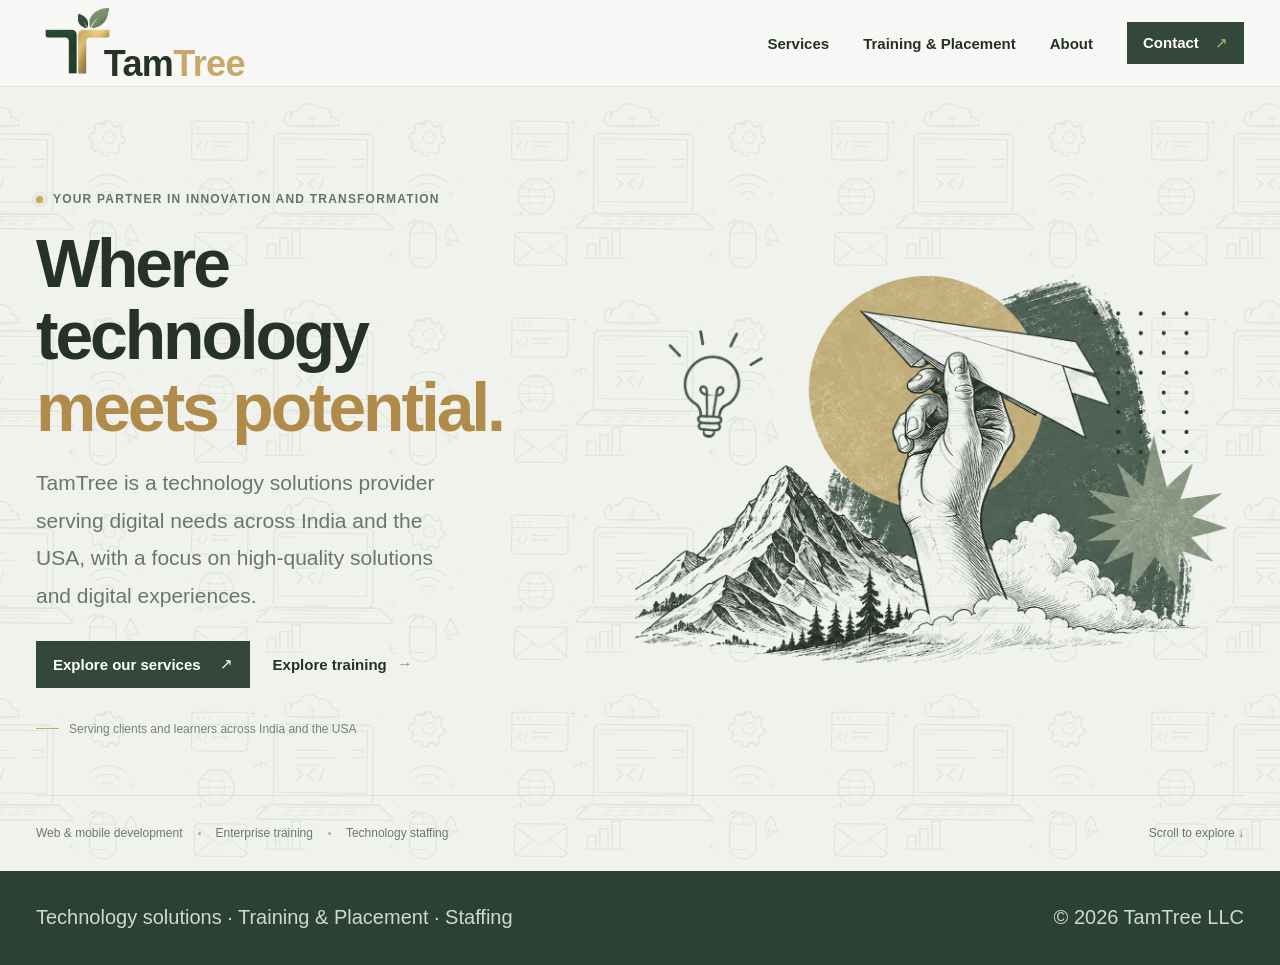
<file: index.html>
<!doctype html>
<html lang="en">

<head>
  <meta charset="UTF-8" />
  <meta name="viewport" content="width=device-width, initial-scale=1.0" />
  <meta name="theme-color" content="#f7f8f5" />
  <meta name="description" content="Discover TamTree's technology solutions, training and staffing services." />
  <title>Home | TamTree</title>
  <link rel="stylesheet" href="css/styles.css" />
  <script src="js/script.js" defer></script>
</head>

<body>
  <header class="site-header">
    <div class="container nav-wrap">
      <a class="brand" href="index.html" aria-label="TamTree home"><img class="brand-logo"
          src="assets/brand/Forest Green and Gold Botanical Emblem.png"
          alt="TamTree botanical emblem logo" /><span>Tam<span class="brand-tree">Tree</span></span></a>
      <button class="menu-toggle" type="button" aria-expanded="false" aria-controls="primary-nav"
        aria-label="Open navigation"><span></span><span></span></button>
      <nav class="primary-nav" id="primary-nav" aria-label="Main navigation">
        <a href="services.html">Services</a>
        <a href="training-placement.html">Training &amp; Placement</a>
        <a href="about.html">About</a>
        <a class="nav-contact" href="contact.html">Contact <span aria-hidden="true">↗</span></a>
      </nav>
    </div>
  </header>
  <main class="home-main">
    <section class="hero" id="home">
      <div class="container hero-layout">
        <div class="hero-copy">
          <p class="eyebrow"><span class="eyebrow-dot"></span> Your partner in innovation and transformation</p>
          <h1>Where technology<br /><span>meets potential.</span></h1>
          <p class="hero-intro">TamTree is a technology solutions provider serving digital needs across India and the
            USA, with a focus on high-quality solutions and digital experiences.</p>
          <div class="hero-actions"><a class="button button-dark" href="services.html">Explore our services <span
                aria-hidden="true">↗</span></a><a class="text-link" href="training-placement.html">Explore training
              <span aria-hidden="true">→</span></a></div>
          <p class="hero-note"><span></span> Serving clients and learners across India and the USA</p>
        </div>
        <div class="hero-art"><img class="hero-illustration" src="assets/illustrations/Paper Airplane of Ideas.png"
            alt="Paper airplane illustration representing ideas and innovation." /></div>
      </div>
      <div class="container hero-footer"><span>Web &amp; mobile development</span><i></i><span>Enterprise
          training</span><i></i><span>Technology staffing</span><a href="services.html">Scroll to explore ↓</a></div>
    </section>
  </main>
  <footer class="site-footer">
    <div class="container footer-inner">
      <p>Technology solutions · Training &amp; Placement · Staffing</p><span>© <span id="year">2026</span> TamTree
        LLC</span>
    </div>
  </footer>
</body>

</html>
</file>
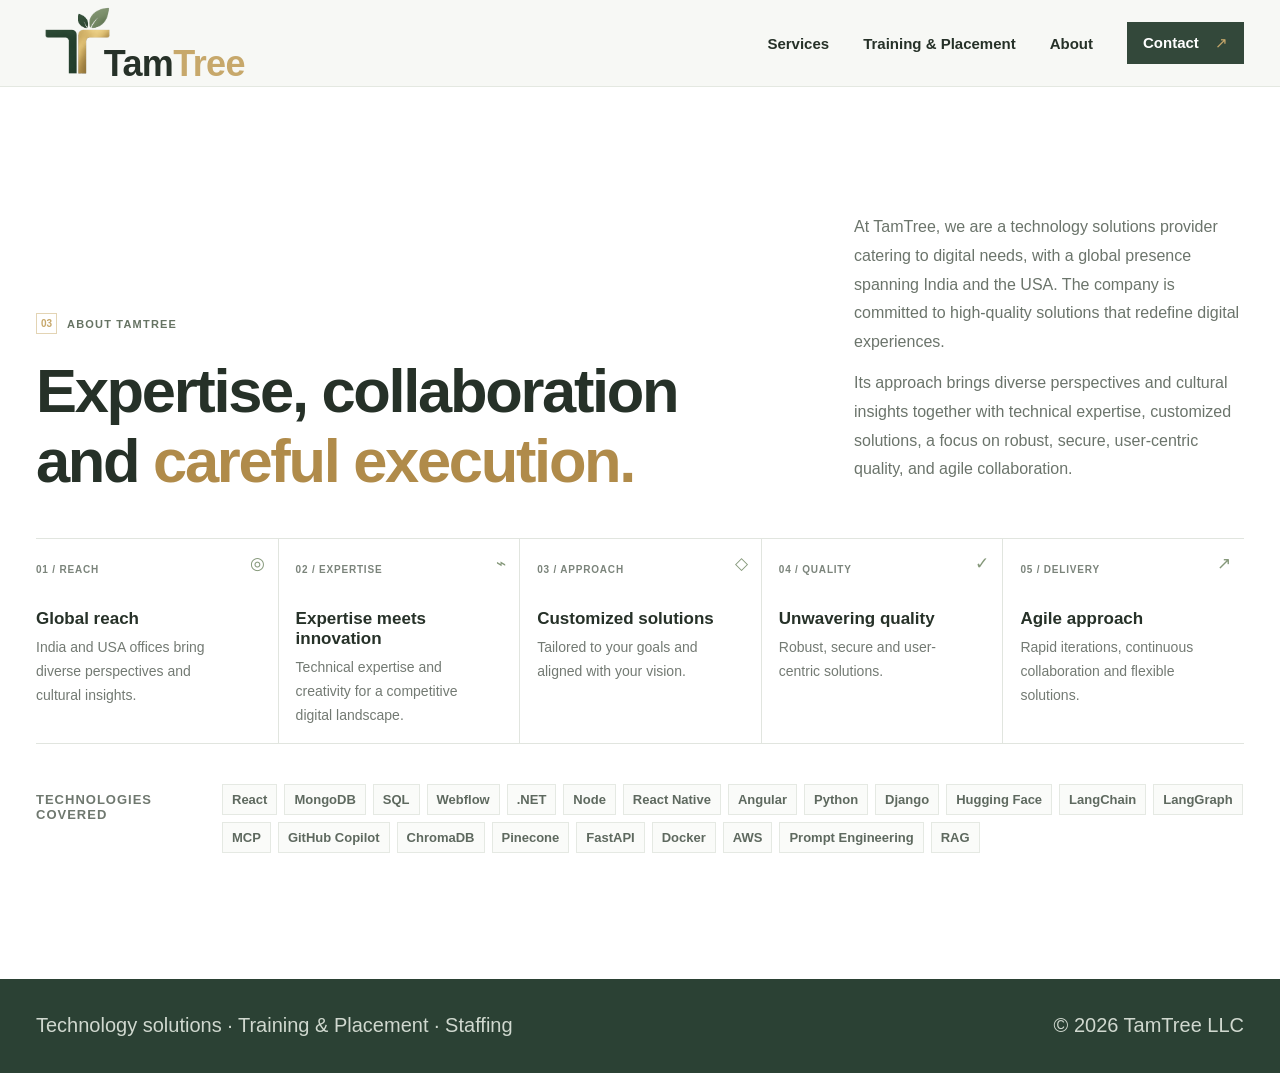
<file: about.html>
<!doctype html>
<html lang="en">
  <head>
    <meta charset="UTF-8" />
    <meta name="viewport" content="width=device-width, initial-scale=1.0" />
    <meta name="theme-color" content="#f7f8f5" />
    <meta name="description" content="Learn about TamTree, a technology solutions provider serving clients across India and the USA." />
    <title>About | TamTree</title>
    <link rel="stylesheet" href="css/styles.css" />
    <script src="js/script.js" defer></script>
  </head>
  <body>
    <header class="site-header">
      <div class="container nav-wrap">
        <a class="brand" href="index.html" aria-label="TamTree home"><img class="brand-logo" src="assets/brand/Forest Green and Gold Botanical Emblem.png" alt="TamTree botanical emblem logo" /><span>Tam<span class="brand-tree">Tree</span></span></a>
        <button class="menu-toggle" type="button" aria-expanded="false" aria-controls="primary-nav" aria-label="Open navigation"><span></span><span></span></button>
        <nav class="primary-nav" id="primary-nav" aria-label="Main navigation">
          <a href="services.html">Services</a>
          <a href="training-placement.html">Training &amp; Placement</a>
          <a href="about.html">About</a>
          <a class="nav-contact" href="contact.html">Contact <span aria-hidden="true">↗</span></a>
        </nav>
      </div>
    </header>
    <main>
      <section class="section about-section" id="about">
        <div class="container">
          <div class="section-heading-row about-heading">
            <div><p class="eyebrow"><span class="section-number">03</span> About TamTree</p><h2>Expertise, collaboration<br />and <em>careful execution.</em></h2></div>
            <div class="about-copy">
              <p>At TamTree, we are a technology solutions provider catering to digital needs, with a global presence spanning India and the USA. The company is committed to high-quality solutions that redefine digital experiences.</p>
              <p>Its approach brings diverse perspectives and cultural insights together with technical expertise, customized solutions, a focus on robust, secure, user-centric quality, and agile collaboration.</p>
            </div>
          </div>
          <div class="principles-grid">
            <article class="principle"><span>01 / REACH</span><i>◎</i><h3>Global reach</h3><p>India and USA offices bring diverse perspectives and cultural insights.</p></article>
            <article class="principle"><span>02 / EXPERTISE</span><i>⌁</i><h3>Expertise meets innovation</h3><p>Technical expertise and creativity for a competitive digital landscape.</p></article>
            <article class="principle"><span>03 / APPROACH</span><i>◇</i><h3>Customized solutions</h3><p>Tailored to your goals and aligned with your vision.</p></article>
            <article class="principle"><span>04 / QUALITY</span><i>✓</i><h3>Unwavering quality</h3><p>Robust, secure and user-centric solutions.</p></article>
            <article class="principle"><span>05 / DELIVERY</span><i>↗</i><h3>Agile approach</h3><p>Rapid iterations, continuous collaboration and flexible solutions.</p></article>
          </div>
          <div class="technology-row"><span class="technology-label">TECHNOLOGIES COVERED</span><div class="technology-chips"><span>React</span><span>MongoDB</span><span>SQL</span><span>Webflow</span><span>.NET</span><span>Node</span><span>React Native</span><span>Angular</span><span>Python</span><span>Django</span><span>Hugging Face</span><span>LangChain</span><span>LangGraph</span><span>MCP</span><span>GitHub Copilot</span><span>ChromaDB</span><span>Pinecone</span><span>FastAPI</span><span>Docker</span><span>AWS</span><span>Prompt Engineering</span><span>RAG</span></div></div>
        </div>
      </section>
    </main>
    <footer class="site-footer"><div class="container footer-inner"><p>Technology solutions · Training &amp; Placement · Staffing</p><span>© <span id="year">2026</span> TamTree LLC</span></div></footer>
  </body>
</html>
</file>
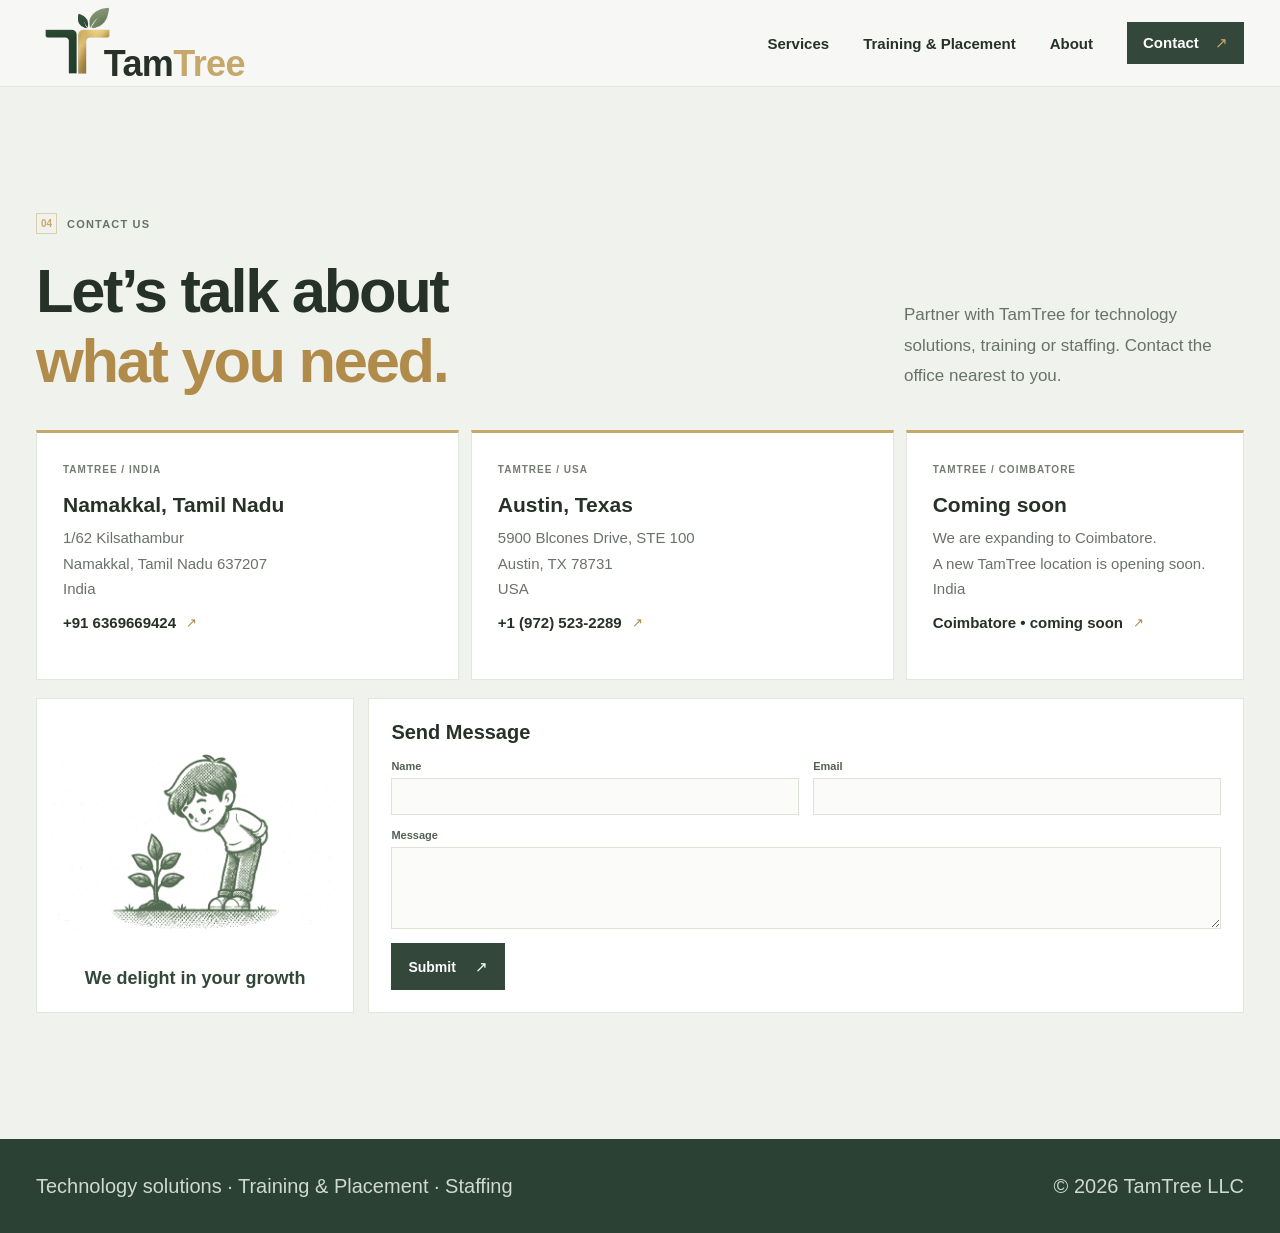
<file: contact.html>
<!doctype html>
<html lang="en">
  <head>
    <meta charset="UTF-8" />
    <meta name="viewport" content="width=device-width, initial-scale=1.0" />
    <meta name="theme-color" content="#f7f8f5" />
    <meta name="description" content="Contact TamTree about technology solutions, training or staffing." />
    <title>Contact | TamTree</title>
    <link rel="stylesheet" href="css/styles.css" />
    <script src="js/script.js" defer></script>
  </head>
  <body>
    <header class="site-header">
      <div class="container nav-wrap">
        <a class="brand" href="index.html" aria-label="TamTree home"><img class="brand-logo" src="assets/brand/Forest Green and Gold Botanical Emblem.png" alt="TamTree botanical emblem logo" /><span>Tam<span class="brand-tree">Tree</span></span></a>
        <button class="menu-toggle" type="button" aria-expanded="false" aria-controls="primary-nav" aria-label="Open navigation"><span></span><span></span></button>
        <nav class="primary-nav" id="primary-nav" aria-label="Main navigation">
          <a href="services.html">Services</a>
          <a href="training-placement.html">Training &amp; Placement</a>
          <a href="about.html">About</a>
          <a class="nav-contact" href="contact.html">Contact <span aria-hidden="true">↗</span></a>
        </nav>
      </div>
    </header>
    <main>
      <section class="contact-section contact-page-section section" id="contact">
        <div class="container">
          <div class="contact-heading"><div><p class="eyebrow"><span class="section-number">04</span> Contact us</p><h2>Let’s talk about<br /><em>what you need.</em></h2></div><p>Partner with TamTree for technology solutions, training or staffing. Contact the office nearest to you.</p></div>
          <div class="contact-grid">
            <article class="contact-card"><span class="contact-kicker">TAMTREE / INDIA</span><h3>Namakkal, Tamil Nadu</h3><p>1/62 Kilsathambur<br />Namakkal, Tamil Nadu 637207<br />India</p><a href="tel:+916369669424">+91 6369669424 <span>↗</span></a></article>
            <article class="contact-card"><span class="contact-kicker">TAMTREE / USA</span><h3>Austin, Texas</h3><p>5900 Blcones Drive, STE 100<br />Austin, TX 78731<br />USA</p><a href="tel:+19725232289">+1 (972) 523-2289 <span>↗</span></a></article>
            <article class="contact-card"><span class="contact-kicker">TAMTREE / COIMBATORE</span><h3>Coming soon</h3><p>We are expanding to Coimbatore.<br />A new TamTree location is opening soon.<br />India</p><a href="#contact">Coimbatore • coming soon <span>↗</span></a></article>
          </div>
          <div class="contact-lower">
            <div class="growth-card"><img src="assets/images/growth-animation.gif" alt="Animated sage-green illustration of a person watering a young plant." /><p>We delight in your growth</p></div>
            <form class="contact-form" id="contact-form">
              <h3>Send Message</h3>
              <div class="form-fields"><label>Name<input name="name" autocomplete="name" required /></label><label>Email<input name="email" type="email" autocomplete="email" required /></label><label class="message-field">Message<textarea name="message" rows="3" required></textarea></label></div>
              <div class="form-submit-row"><button class="button button-dark" type="submit">Submit <span aria-hidden="true">↗</span></button><p class="form-note" id="form-note"></p></div>
            </form>
          </div>
        </div>
      </section>
    </main>
    <footer class="site-footer"><div class="container footer-inner"><p>Technology solutions · Training &amp; Placement · Staffing</p><span>© <span id="year">2026</span> TamTree LLC</span></div></footer>
  </body>
</html>
</file>
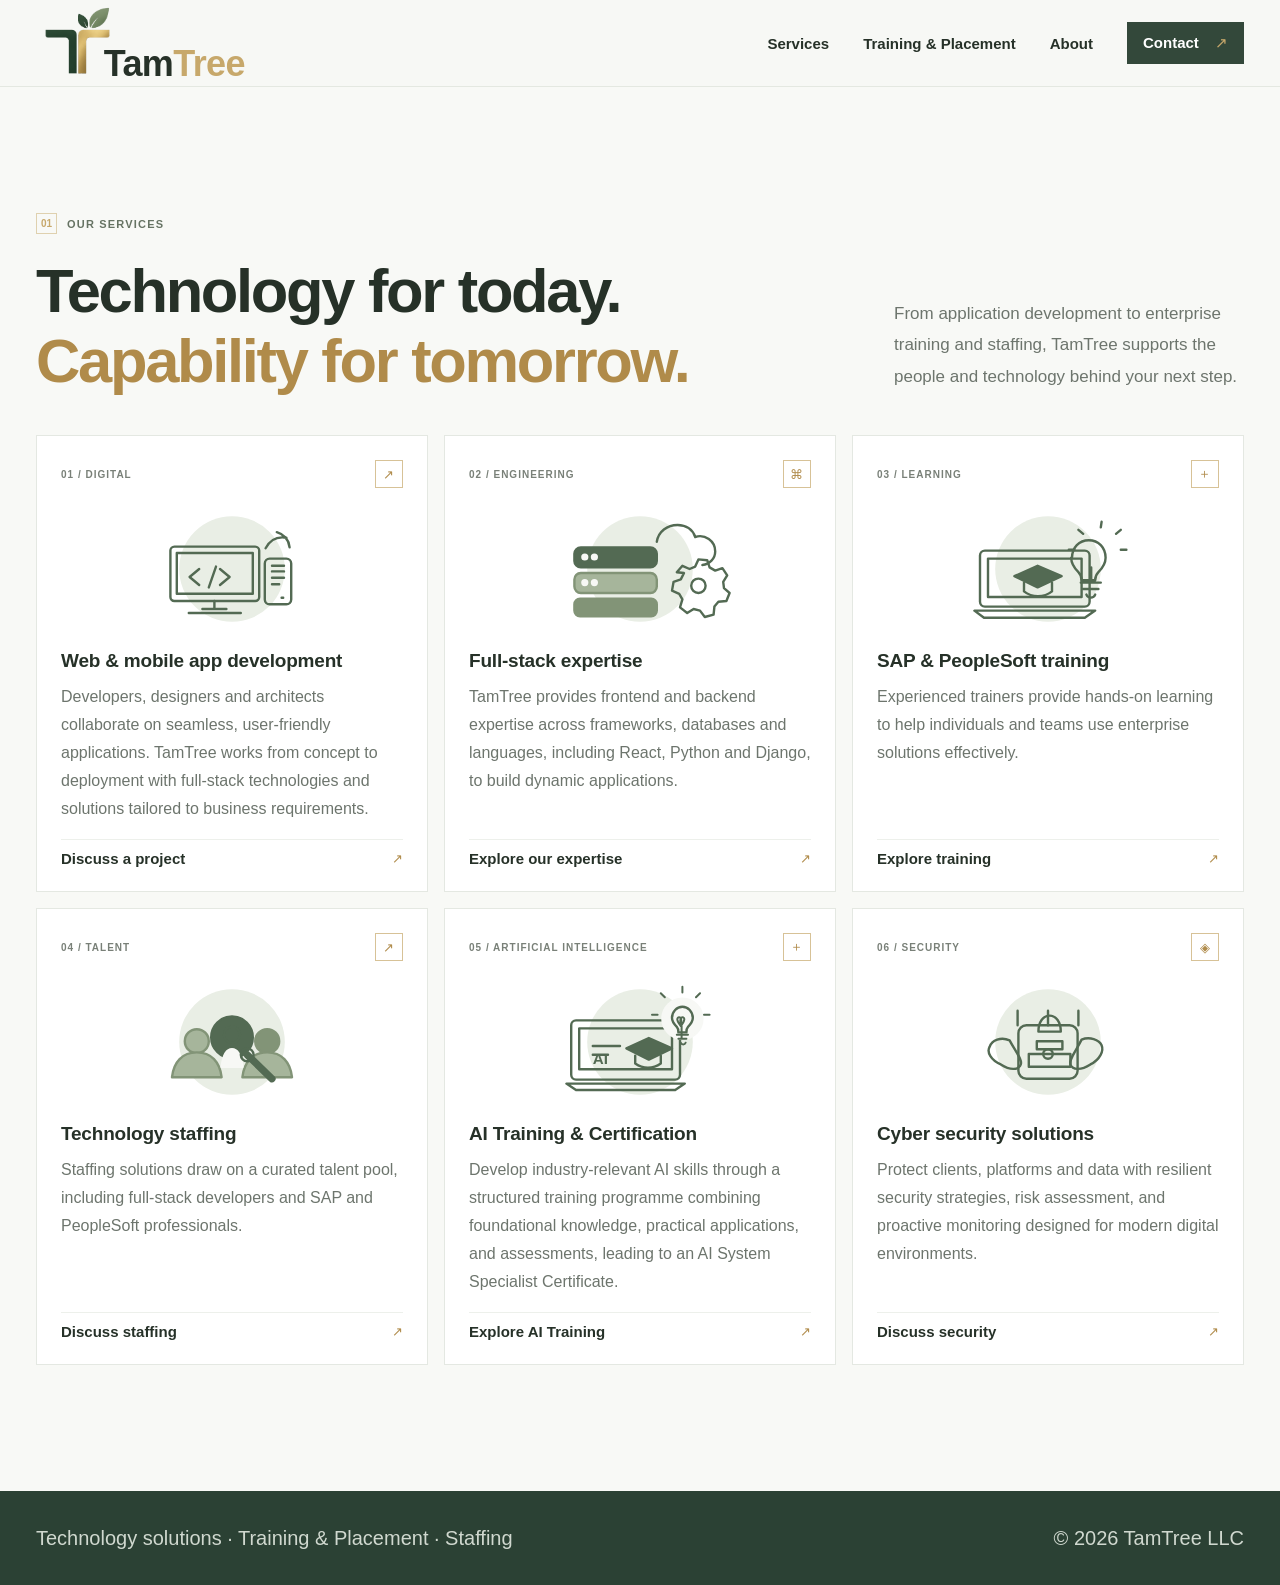
<file: services.html>
<!doctype html>
<html lang="en">
  <head>
    <meta charset="UTF-8" />
    <meta name="viewport" content="width=device-width, initial-scale=1.0" />
    <meta name="theme-color" content="#f7f8f5" />
    <meta name="description" content="Explore TamTree's web, mobile, full-stack, staffing, AI and cybersecurity services." />
    <title>Services | TamTree</title>
    <link rel="stylesheet" href="css/styles.css" />
    <script src="js/script.js" defer></script>
  </head>
  <body>
    <header class="site-header">
      <div class="container nav-wrap">
        <a class="brand" href="index.html" aria-label="TamTree home"><img class="brand-logo" src="assets/brand/Forest Green and Gold Botanical Emblem.png" alt="TamTree botanical emblem logo" /><span>Tam<span class="brand-tree">Tree</span></span></a>
        <button class="menu-toggle" type="button" aria-expanded="false" aria-controls="primary-nav" aria-label="Open navigation"><span></span><span></span></button>
        <nav class="primary-nav" id="primary-nav" aria-label="Main navigation">
          <a href="services.html">Services</a>
          <a href="training-placement.html">Training &amp; Placement</a>
          <a href="about.html">About</a>
          <a class="nav-contact" href="contact.html">Contact <span aria-hidden="true">↗</span></a>
        </nav>
      </div>
    </header>
    <main>
      <section class="section services-section" id="services">
        <div class="container">
          <div class="section-heading-row">
            <div><p class="eyebrow"><span class="section-number">01</span> Our services</p><h2>Technology for today.<br /><em>Capability for tomorrow.</em></h2></div>
            <p class="section-intro">From application development to enterprise training and staffing, TamTree supports the people and technology behind your next step.</p>
          </div>
          <div class="service-grid">
            <article class="service-card">
              <div class="service-meta"><span>01 / DIGITAL</span><span class="service-icon">↗</span></div>
              <div class="service-art" aria-hidden="true"><svg class="service-doodle" viewBox="0 0 240 150"><circle class="doodle-halo" cx="120" cy="75" r="66"/><g class="doodle-stroke"><rect x="43" y="47" width="111" height="68" rx="5"/><path d="M51 55h95v51H51zm32 70h30m-15-10v10m-32 5h65"/><path d="m79 75-12 10 12 10m26-20 12 10-12 10m-5-23-9 26"/><rect x="161" y="62" width="33" height="57" rx="6"/><path d="M170 71h15m-15 7h15m-15 8h15m-15 8h9m3 17h2"/><path d="M162 49c6-11 15-15 26-13m-12-7c10 3 15 10 16 19"/></g></svg></div>
              <h3>Web &amp; mobile app development</h3><p>Developers, designers and architects collaborate on seamless, user-friendly applications. TamTree works from concept to deployment with full-stack technologies and solutions tailored to business requirements.</p><a class="service-link" href="contact.html">Discuss a project <span>↗</span></a>
            </article>
            <article class="service-card">
              <div class="service-meta"><span>02 / ENGINEERING</span><span class="service-icon">⌘</span></div>
              <div class="service-art" aria-hidden="true"><svg class="service-doodle" viewBox="0 0 240 150"><circle class="doodle-halo" cx="120" cy="75" r="66"/><g class="doodle-stroke"><path d="M141 41c2-13 13-21 26-21 11 0 19 6 22 15 12-4 25 5 25 18 0 9-7 16-16 17"/><rect class="doodle-fill" x="38" y="48" width="103" height="25" rx="8"/><rect class="doodle-fill-light" x="38" y="80" width="103" height="25" rx="8"/><rect class="doodle-fill-mid" x="38" y="112" width="103" height="22" rx="7"/><circle class="doodle-paper" cx="51" cy="60" r="3"/><circle class="doodle-paper" cx="63" cy="60" r="3"/><circle class="doodle-paper" cx="51" cy="92" r="3"/><circle class="doodle-paper" cx="63" cy="92" r="3"/><path d="m166 79 7-8 9 4 7-3 4-9 11 1 3 9 7 4 9-3 6 9-5 8 1 8 7 6-4 10-10 1-5 6-1 10-11 3-6-8-8-2-8 5-9-7 3-10-4-7-9-4 2-11 9-3 4-8z"/><circle cx="193" cy="96" r="9"/></g></svg></div>
              <h3>Full-stack expertise</h3><p>TamTree provides frontend and backend expertise across frameworks, databases and languages, including React, Python and Django, to build dynamic applications.</p><a class="service-link" href="contact.html">Explore our expertise <span>↗</span></a>
            </article>
            <article class="service-card">
              <div class="service-meta"><span>03 / LEARNING</span><span class="service-icon">＋</span></div>
              <div class="service-art" aria-hidden="true"><svg class="service-doodle" viewBox="0 0 240 150"><circle class="doodle-halo" cx="120" cy="75" r="66"/><g class="doodle-stroke"><rect x="35" y="52" width="137" height="70" rx="6"/><path d="M45 62h117v48H45zm-17 65h151l-13 9H40z"/><path class="doodle-cap" d="m78 84 29-13 30 13-30 14z"/><path d="M90 92v11c10 8 25 8 35 0V92m25-31c0-13 9-22 21-22s21 9 21 22c0 8-4 13-9 18-3 3-4 6-4 10h-17c0-4-1-7-4-10-5-5-9-10-9-18zm11 31h25m-22 8h19m-15 7c2 5 9 5 11 0m-5-34v19"/><path d="m186 23 1-7m18 15 6-5m-47 5-6-5m53 25h7m-65 0h-7"/></g></svg></div>
              <h3>SAP &amp; PeopleSoft training</h3><p>Experienced trainers provide hands-on learning to help individuals and teams use enterprise solutions effectively.</p><a class="service-link" href="training-placement.html">Explore training <span>↗</span></a>
            </article>
            <article class="service-card">
              <div class="service-meta"><span>04 / TALENT</span><span class="service-icon">↗</span></div>
              <div class="service-art" aria-hidden="true"><svg class="service-doodle" viewBox="0 0 240 150"><circle class="doodle-halo" cx="120" cy="75" r="66"/><g class="doodle-stroke"><circle class="doodle-fill-light" cx="76" cy="74" r="15"/><circle class="doodle-fill-mid" cx="164" cy="74" r="15"/><path class="doodle-fill-light" d="M45 119c2-19 13-31 31-31s29 12 31 31zm88 0c2-19 13-31 31-31s29 12 31 31z"/><circle class="doodle-fill" cx="120" cy="69" r="26"/><path class="doodle-paper" d="M107 106c2-15 6-22 13-22s11 7 13 22z"/><circle cx="120" cy="66" r="10"/><path d="M139 91 170 121" stroke-width="9"/><circle cx="139" cy="91" r="8"/></g></svg></div>
              <h3>Technology staffing</h3><p>Staffing solutions draw on a curated talent pool, including full-stack developers and SAP and PeopleSoft professionals.</p><a class="service-link" href="contact.html">Discuss staffing <span>↗</span></a>
            </article>
            <article class="service-card service-card-ai">
              <div class="service-meta"><span>05 / ARTIFICIAL INTELLIGENCE</span><span class="service-icon">＋</span></div>
              <div class="service-art" aria-hidden="true"><svg class="service-doodle" viewBox="0 0 240 150"><circle class="doodle-halo" cx="120" cy="75" r="66"/><g class="doodle-stroke"><rect x="34" y="48" width="136" height="74" rx="6"/><path d="M44 58h116v51H44zm-16 69h148l-12 8H40z"/><path d="M61 80h34m-34 11h19"/><text x="61" y="103" fill="#536a53" stroke="none" font-size="19" font-family="Arial, sans-serif" font-weight="700">AI</text><path class="doodle-cap" d="m103 83 28-13 29 13-29 14z"/><path d="M114 92v10c10 7 22 7 32 0V92"/><circle class="doodle-paper" cx="173" cy="46" r="25"/><path d="M160 45c0-8 6-14 13-14s13 6 13 14c0 5-3 8-6 11-2 2-2 4-2 7h-10c0-3 0-5-2-7-3-3-6-6-6-11Z" fill="#f7f8f5"/><path d="M166 66h14m-12 5h10m-7 5c1 3 5 3 6 0m-5-21v16m-1-16c-6-7-5-11-2-11s3 5 2 11m0 0c6-7 5-11 2-11s-3 5-2 11M173 13v-7m17 13 5-5m-44 5-5-5m54 27h7m-65 0h-7" stroke-width="2.5"/></g></svg></div>
              <h3>AI Training &amp; Certification</h3><p>Develop industry-relevant AI skills through a structured training programme combining foundational knowledge, practical applications, and assessments, leading to an AI System Specialist Certificate.</p><a class="service-link" href="training-placement.html">Explore AI Training <span>↗</span></a>
            </article>
            <article class="service-card">
              <div class="service-meta"><span>06 / SECURITY</span><span class="service-icon">◈</span></div>
              <div class="service-art" aria-hidden="true"><svg class="service-doodle" viewBox="0 0 240 150"><circle class="doodle-halo" cx="120" cy="75" r="66"/><g class="doodle-stroke"><path d="M120 36v18m38-18v18m-76-18v18"/><rect x="83" y="54" width="74" height="67" rx="10"/><path d="M96 90h52v16H96zm10-16h32v10H106zm2-12h28c0-12-6-20-14-20s-14 8-14 20z"/><path d="M162 72c10-4 22 0 25 7 3 7-2 18-14 24-11 7-22 8-25 0-2-6 6-15 14-31z"/><path d="M72 73c-11-5-22 0-25 8-4 7 2 17 14 22 11 7 22 8 25 0 2-6-6-15-14-30z"/><circle cx="120" cy="90" r="6"/></g></svg></div>
              <h3>Cyber security solutions</h3><p>Protect clients, platforms and data with resilient security strategies, risk assessment, and proactive monitoring designed for modern digital environments.</p><a class="service-link" href="contact.html">Discuss security <span>↗</span></a>
            </article>
          </div>
        </div>
      </section>
    </main>
    <footer class="site-footer"><div class="container footer-inner"><p>Technology solutions · Training &amp; Placement · Staffing</p><span>© <span id="year">2026</span> TamTree LLC</span></div></footer>
  </body>
</html>
</file>
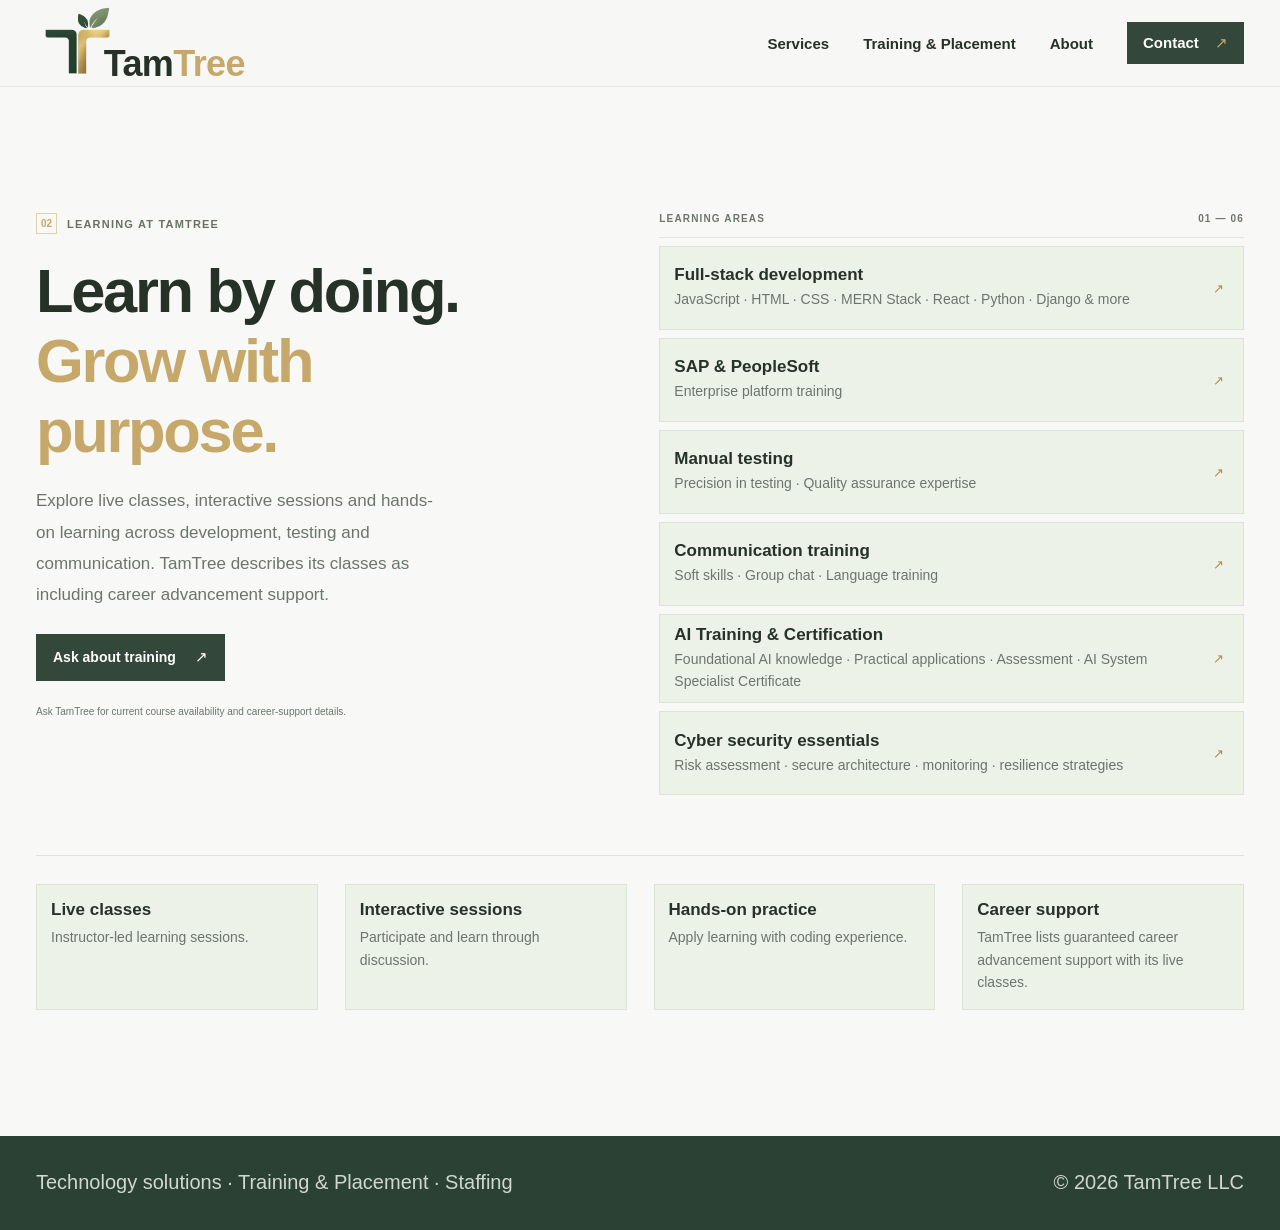
<file: training-placement.html>
<!doctype html>
<html lang="en">
  <head>
    <meta charset="UTF-8" />
    <meta name="viewport" content="width=device-width, initial-scale=1.0" />
    <meta name="theme-color" content="#f7f8f5" />
    <meta name="description" content="Explore TamTree training in development, enterprise platforms, testing, communication, AI and cybersecurity." />
    <title>Training &amp; Placement | TamTree</title>
    <link rel="stylesheet" href="css/styles.css" />
    <script src="js/script.js" defer></script>
  </head>
  <body>
    <header class="site-header">
      <div class="container nav-wrap">
        <a class="brand" href="index.html" aria-label="TamTree home"><img class="brand-logo" src="assets/brand/Forest Green and Gold Botanical Emblem.png" alt="TamTree botanical emblem logo" /><span>Tam<span class="brand-tree">Tree</span></span></a>
        <button class="menu-toggle" type="button" aria-expanded="false" aria-controls="primary-nav" aria-label="Open navigation"><span></span><span></span></button>
        <nav class="primary-nav" id="primary-nav" aria-label="Main navigation">
          <a href="services.html">Services</a>
          <a href="training-placement.html">Training &amp; Placement</a>
          <a href="about.html">About</a>
          <a class="nav-contact" href="contact.html">Contact <span aria-hidden="true">↗</span></a>
        </nav>
      </div>
    </header>
    <main class="training-main">
      <section class="training-section training-page-section section" id="training">
        <div class="container training-layout">
          <div class="training-copy">
            <p class="eyebrow"><span class="section-number">02</span> Learning at TamTree</p>
            <h2>Learn by doing.<br /><em>Grow with purpose.</em></h2>
            <p>Explore live classes, interactive sessions and hands-on learning across development, testing and communication. TamTree describes its classes as including career advancement support.</p>
            <a class="button button-dark" href="contact.html">Ask about training <span aria-hidden="true">↗</span></a>
            <p class="training-note">Ask TamTree for current course availability and career-support details.</p>
          </div>
          <div class="course-list">
            <div class="course-list-heading"><span>LEARNING AREAS</span><span>01 — 06</span></div>
            <article class="course-row"><span>01</span><div><h3>Full-stack development</h3><p>JavaScript · HTML · CSS · MERN Stack · React · Python · Django &amp; more</p></div><span class="course-arrow">↗</span></article>
            <article class="course-row"><span>02</span><div><h3>SAP &amp; PeopleSoft</h3><p>Enterprise platform training</p></div><span class="course-arrow">↗</span></article>
            <article class="course-row"><span>03</span><div><h3>Manual testing</h3><p>Precision in testing · Quality assurance expertise</p></div><span class="course-arrow">↗</span></article>
            <article class="course-row"><span>04</span><div><h3>Communication training</h3><p>Soft skills · Group chat · Language training</p></div><span class="course-arrow">↗</span></article>
            <article class="course-row"><span>05</span><div><h3>AI Training &amp; Certification</h3><p>Foundational AI knowledge · Practical applications · Assessment · AI System Specialist Certificate</p></div><span class="course-arrow">↗</span></article>
            <article class="course-row"><span>06</span><div><h3>Cyber security essentials</h3><p>Risk assessment · secure architecture · monitoring · resilience strategies</p></div><span class="course-arrow">↗</span></article>
          </div>
        </div>
        <div class="container learning-benefits" aria-label="Training features">
          <article><span>01</span><h3>Live classes</h3><p>Instructor-led learning sessions.</p></article>
          <article><span>02</span><h3>Interactive sessions</h3><p>Participate and learn through discussion.</p></article>
          <article><span>03</span><h3>Hands-on practice</h3><p>Apply learning with coding experience.</p></article>
          <article><span>04</span><h3>Career support</h3><p>TamTree lists guaranteed career advancement support with its live classes.</p></article>
        </div>
      </section>
    </main>
    <footer class="site-footer"><div class="container footer-inner"><p>Technology solutions · Training &amp; Placement · Staffing</p><span>© <span id="year">2026</span> TamTree LLC</span></div></footer>
  </body>
</html>
</file>
<file: css/styles.css>
:root {
  font-family: 'DM Sans', 'Segoe UI', sans-serif;
  color: #263128;
  background: #f7f8f5;
  font-synthesis: none;
  text-rendering: optimizeLegibility;
  --ink: #263128;
  --forest: #33483a;
  --sage: #829477;
  --sage-pale: #e9eee5;
  --paper: #f7f8f5;
  --muted: #6c756c;
  --line: #e1e5df;
  --gold: #c7a86b;
  --gold-deep: #b08b4a;
  --terracotta: #a8674a;
  --slate: #8d9aa3;
  --heading: 'Manrope', 'Segoe UI', sans-serif;
}

* {
  box-sizing: border-box;
}

html {
  scroll-behavior: smooth;
  scroll-padding-top: 86px;
}

body {
  min-height: 100vh;
  display: flex;
  flex-direction: column;
  margin: 0;
  min-width: 320px;
}

a {
  color: inherit;
  text-decoration: none;
}

button,
a {
  -webkit-tap-highlight-color: transparent;
}

button {
  font: inherit;
}

.container {
  width: min(1160px, calc(100% - 64px));
  margin: 0 auto;
}

.section {
  padding: 102px 0;
}

h1,
h2,
h3,
p {
  margin-top: 0;
}

h1,
h2,
h3 {
  font-family: var(--heading);
}

.site-header {
  position: sticky;
  z-index: 10;
  top: 0;
  background: rgba(247, 248, 245, .95);
  backdrop-filter: blur(12px);
  border-bottom: 1px solid rgba(225, 229, 223, .85);
}

.nav-wrap {
  height: 74px;
  display: flex;
  align-items: center;
  justify-content: space-between;
}

.brand {
  display: inline-flex;
  align-items: center;
  flex-wrap: nowrap;
  gap: 10px;
  font: 750 18px var(--heading);
  letter-spacing: -.6px;
  white-space: nowrap;
}

.brand>span:last-child {
  transform: translate(-25%, 50%);
}

.brand>span:last-child>span {
  font-weight: 700;
}

.brand-tree {
  color: var(--gold);
  font-weight: 700;
}

.brand-logo {
  width: 47px;
  height: 47px;
  display: block;
  object-fit: contain;
  transform: translateY(-3px) scale(1.3);
  transform-origin: center;
  border-radius: 12px;
  background: transparent;
  box-shadow: none;
}

.site-header .brand {
  align-items: center;
  gap: 20px;
  font-size: 36px;
}

.site-header .brand-logo {
  width: 83px;
  height: 83px;
}

.primary-nav {
  display: flex;
  align-items: center;
  gap: 34px;
  font-size: 12px;
  font-weight: 600;
}

.primary-nav>a:not(.nav-contact):hover {
  color: var(--terracotta);
}

.nav-contact {
  padding: 12px 16px;
  background: var(--forest);
  color: #fff;
}

.nav-contact span {
  padding-left: 12px;
  color: var(--gold);
}

.menu-toggle {
  display: none;
}

.hero {
  padding: 71px 0 0;
  background: #f0f3ed;
}

.hero-layout {
  display: grid;
  grid-template-columns: 1.02fr .98fr;
  align-items: center;
  gap: 55px;
  min-height: 420px;
}

.hero-copy {
  position: relative;
  padding: 17px 0;
}

.eyebrow {
  display: flex;
  align-items: center;
  gap: 10px;
  margin: 0 0 22px;
  color: #667363;
  font-size: 9px;
  font-weight: 700;
  letter-spacing: 1.2px;
  text-transform: uppercase;
}

.eyebrow-dot {
  width: 7px;
  height: 7px;
  border-radius: 50%;
  background: var(--gold);
  box-shadow: 0 0 0 4px rgba(200, 169, 107, .15);
}

h1 {
  margin-bottom: 20px;
  font-size: clamp(43px, 4.7vw, 59px);
  font-weight: 620;
  line-height: 1.06;
  letter-spacing: -3.1px;
}

h1 span {
  color: var(--gold-deep);
}

.hero-intro {
  max-width: 430px;
  margin-bottom: 26px;
  color: var(--muted);
  font-size: 14px;
  line-height: 1.8;
}

.hero-actions {
  display: flex;
  align-items: center;
  flex-wrap: wrap;
  gap: 23px;
}

.button {
  min-height: 47px;
  display: inline-flex;
  align-items: center;
  justify-content: center;
  gap: 19px;
  padding: 0 17px;
  border: 0;
  font-size: 11px;
  font-weight: 650;
  transition: background .2s, transform .2s;
}

.button:hover {
  transform: translateY(-2px);
}

.button span {
  font-size: 15px;
}

.button-dark {
  background: var(--forest);
  color: #fff;
}

.button-dark:hover {
  background: var(--gold-deep);
}

.text-link {
  display: inline-flex;
  align-items: center;
  gap: 10px;
  font-size: 11px;
  font-weight: 650;
}

.text-link span {
  color: var(--gold-deep);
  font-size: 16px;
}

.hero-note {
  display: flex;
  align-items: center;
  gap: 10px;
  margin: 34px 0 0;
  color: #788176;
  font-size: 9px;
}

.hero-note span {
  width: 23px;
  height: 1px;
  background: var(--gold);
}

.hero-art {
  position: relative;
  height: 350px;
  overflow: visible;
}

.hero-illustration {
  display: block;
  width: 100%;
  height: 100%;
  object-fit: contain;
  filter: saturate(.82) contrast(.9) brightness(1.04);
  opacity: .96;
}

.hero-footer {
  display: flex;
  align-items: center;
  gap: 15px;
  min-height: 64px;
  margin-top: 35px;
  border-top: 1px solid #dce3d8;
  color: #6d776c;
  font-size: 9px;
}

.hero-footer i {
  width: 3px;
  height: 3px;
  border-radius: 50%;
  background: var(--gold);
}

.hero-footer a {
  margin-left: auto;
  color: #6b756a;
}

.hero-footer a:hover {
  color: var(--gold);
}

.services-section {
  background: #f8f9f6;
}

.section-heading-row {
  display: flex;
  align-items: flex-end;
  justify-content: space-between;
  gap: 48px;
  margin-bottom: 39px;
}

.section-number {
  width: 21px;
  height: 21px;
  display: grid;
  place-items: center;
  border: 1px solid rgba(200, 169, 107, .5);
  color: var(--gold);
  font: 650 8px var(--heading);
  letter-spacing: 0;
}

.section-heading-row h2,
.training-copy h2,
.contact-heading h2 {
  margin: 0;
  font-size: clamp(36px, 4vw, 49px);
  font-weight: 590;
  line-height: 1.14;
  letter-spacing: -2.3px;
}

.section-heading-row h2 em,
.contact-heading h2 em {
  color: var(--gold-deep);
  font-style: normal;
}

.section-intro {
  max-width: 350px;
  margin: 0 0 4px;
  color: #6d756d;
  font-size: 11px;
  line-height: 1.85;
}

.service-grid {
  display: grid;
  grid-template-columns: repeat(3, minmax(0, 1fr));
  gap: 16px;
}

.service-card {
  min-height: 320px;
  display: flex;
  flex-direction: column;
  padding: 17px 17px 16px;
  border: 1px solid #e4e8e2;
  background: #fff;
  transition: transform .2s, box-shadow .2s, border-color .2s;
}

.service-grid>.service-card {
  grid-column: span 1;
}

.service-card:hover {
  transform: translateY(-3px);
  border-color: rgba(199, 168, 107, .9);
  box-shadow: 0 10px 24px rgba(176, 139, 74, .12), 0 12px 28px rgba(168, 103, 74, .08);
}

.service-meta {
  display: flex;
  align-items: center;
  justify-content: space-between;
  color: #798078;
  font-size: 8px;
  font-weight: 700;
  letter-spacing: 1px;
}

.service-icon {
  width: 28px;
  height: 28px;
  display: grid;
  place-items: center;
  border: 1px solid rgba(199, 168, 107, .7);
  color: var(--gold-deep);
  font-size: 13px;
}

.service-art {
  position: relative;
  height: 94px;
  display: flex;
  align-items: center;
  justify-content: center;
  overflow: hidden;
  margin: 16px 0 15px;
  background: #edf1e9;
}

.service-art:has(.service-doodle) {
  background: transparent;
}

.service-doodle {
  display: block;
  width: 100%;
  height: 100%;
  overflow: visible;
}

.doodle-halo {
  fill: #e9eee5;
  stroke: none;
}

.doodle-stroke {
  fill: none;
  stroke: #536a53;
  stroke-width: 3;
  stroke-linecap: round;
  stroke-linejoin: round;
}

.doodle-fill {
  fill: #536a53;
  stroke: #536a53;
}

.doodle-fill-light {
  fill: #a6b59b;
  stroke: #829477;
}

.doodle-fill-mid {
  fill: #829477;
  stroke: #829477;
}

.doodle-paper {
  fill: #f7f8f5;
  stroke: #f7f8f5;
}

.doodle-cap {
  fill: #536a53;
  stroke: #536a53;
}

.art-code {
  gap: 5px;
  background: linear-gradient(135deg, #e9eee5, #f4f5f1);
  color: #718366;
  font: 700 25px ui-monospace, monospace;
}

.art-code i {
  width: 43px;
  height: 2px;
  background: #aebba5;
}

.art-stack {
  gap: 6px;
  background: #f0f2ee;
}

.art-stack span {
  padding: 6px 7px;
  border: 1px solid #e2e7df;
  background: #fff;
  color: #63755b;
  font: 650 7px ui-monospace, monospace;
  letter-spacing: .3px;
}

.art-stack span:nth-child(2) {
  transform: translateY(-9px);
  background: #e6ece1;
}

.art-enterprise {
  gap: 8px;
  background: #ebefe8;
}

.art-enterprise span:first-child {
  padding: 9px 12px;
  background: #607657;
  color: #fff;
  font-size: 11px;
  font-weight: 750;
  letter-spacing: 1px;
}

.art-enterprise i {
  width: 1px;
  height: 24px;
  background: #c4cec0;
}

.art-enterprise span:last-child {
  padding: 8px 9px;
  background: #fff;
  color: #485548;
  font-size: 8px;
  font-weight: 650;
}

.art-people {
  background: #e9eee6;
}

.art-people i {
  z-index: 1;
  width: 27px;
  height: 27px;
  margin: 0 -3px;
  border: 4px solid #e9eee6;
  border-radius: 50%;
  background: #718667;
}

.art-people i:nth-child(2) {
  width: 35px;
  height: 35px;
  background: #a6b59b;
}

.art-people i:nth-child(3) {
  background: #435844;
}

.art-people span {
  position: absolute;
  bottom: 12px;
  width: 95px;
  height: 30px;
  border: 1px solid rgba(74, 97, 68, .23);
  border-radius: 50%;
}

.service-card h3 {
  margin: 0 0 8px;
  font-size: 13px;
  font-weight: 700;
  line-height: 1.42;
  letter-spacing: -.2px;
}

.service-card>p {
  margin-bottom: 16px;
  color: #6d756d;
  font-size: 9px;
  line-height: 1.75;
}

.service-link {
  display: flex;
  align-items: center;
  justify-content: space-between;
  gap: 7px;
  margin-top: auto;
  padding-top: 10px;
  border-top: 1px solid #edf0eb;
  font-size: 9px;
  font-weight: 650;
}

.service-link span {
  color: var(--gold-deep);
  font-size: 13px;
}

.training-section {
  background: #304437;
  color: #fff;
}

.training-layout {
  display: grid;
  grid-template-columns: .9fr 1.1fr;
  gap: 10%;
  align-items: start;
}

.eyebrow-light {
  color: #d0d7cd;
}

.training-copy h2 {
  font-size: clamp(37px, 4vw, 50px);
}

.training-copy h2 em {
  color: var(--gold);
  font-style: normal;
}

.training-copy>p:not(.eyebrow) {
  max-width: 405px;
  margin: 19px 0 23px;
  color: #d1d8d0;
  font-size: 11px;
  line-height: 1.85;
}

.button-light {
  background: #eef1eb;
  color: #2c4031;
}

.button-light:hover {
  background: #fff;
}

.training-note {
  margin: 22px 0 0 !important;
  color: #c4cec3 !important;
  font-size: 8px !important;
}

.course-list-heading {
  display: flex;
  justify-content: space-between;
  padding-bottom: 13px;
  border-bottom: 1px solid rgba(200, 169, 107, .28);
  color: #cbd3ca;
  font-size: 8px;
  font-weight: 700;
  letter-spacing: 1.15px;
}

.course-row {
  display: grid;
  grid-template-columns: 29px 1fr 16px;
  align-items: center;
  gap: 11px;
  min-height: 67px;
  border-bottom: 1px solid rgba(255, 255, 255, .15);
}

.course-row>span:first-child {
  color: var(--gold);
  font: 600 9px ui-monospace, monospace;
}

.course-row h3 {
  margin: 0 0 4px;
  font-size: 10px;
  font-weight: 650;
}

.course-row p {
  margin: 0;
  color: #c6cec4;
  font-size: 8px;
  line-height: 1.55;
}

.course-arrow {
  color: var(--gold-deep);
  font-size: 13px;
}

.learning-benefits {
  display: grid;
  grid-template-columns: repeat(4, 1fr);
  gap: 20px;
  margin-top: 48px;
  padding-top: 22px;
  border-top: 1px solid rgba(255, 255, 255, .2);
}

.learning-benefits article {
  position: relative;
  padding-left: 30px;
}

.learning-benefits article>span {
  position: absolute;
  left: 0;
  top: 2px;
  color: var(--gold);
  font: 600 9px ui-monospace, monospace;
}

.learning-benefits h3 {
  margin: 0 0 6px;
  font-size: 10px;
  font-weight: 650;
}

.learning-benefits p {
  margin: 0;
  color: #c5cec3;
  font-size: 8px;
  line-height: 1.6;
}

.about-section {
  background: #fff;
}

.about-heading {
  margin-bottom: 42px;
}

.about-copy {
  max-width: 390px;
}

.about-copy p {
  margin: 0 0 12px;
  color: #6b746b;
  font-size: 10px;
  line-height: 1.8;
}

.principles-grid {
  display: grid;
  grid-template-columns: repeat(5, 1fr);
  border-top: 1px solid var(--line);
  border-bottom: 1px solid var(--line);
}

.principle {
  position: relative;
  min-height: 165px;
  padding: 17px 15px 15px 0;
}

.principle+.principle {
  padding-left: 17px;
  border-left: 1px solid var(--line);
}

.principle>span {
  color: #7b847b;
  font-size: 7px;
  font-weight: 700;
  letter-spacing: .8px;
}

.principle>i {
  position: absolute;
  top: 14px;
  right: 13px;
  color: #85987a;
  font-size: 17px;
  font-style: normal;
}

.principle h3 {
  margin: 32px 0 7px;
  font-size: 11px;
  font-weight: 700;
}

.principle p {
  max-width: 190px;
  margin: 0;
  color: #737a73;
  font-size: 8px;
  line-height: 1.7;
}

.technology-row {
  display: grid;
  grid-template-columns: 165px 1fr;
  gap: 21px;
  align-items: start;
  margin-top: 29px;
}

.technology-label {
  padding-top: 8px;
  color: #6f786f;
  font-size: 8px;
  font-weight: 700;
  letter-spacing: 1px;
}

.technology-chips {
  display: flex;
  flex-wrap: wrap;
  gap: 7px;
}

.technology-chips span {
  padding: 7px 9px;
  border: 1px solid #e5e9e3;
  background: #fafbf9;
  color: #5e695f;
  font-size: 8px;
  font-weight: 550;
}

.contact-section {
  background: #f0f3ed;
}

.contact-heading {
  display: flex;
  align-items: flex-end;
  justify-content: space-between;
  gap: 50px;
  margin-bottom: 34px;
}

.contact-heading h2 {
  font-size: clamp(40px, 4.2vw, 53px);
}

.contact-heading h2 em {
  color: var(--gold-deep);
  font-style: normal;
}

.contact-heading>p {
  max-width: 340px;
  margin: 0 0 4px;
  color: #687268;
  font-size: 11px;
  line-height: 1.8;
}

.contact-grid {
  display: grid;
  grid-template-columns: 1fr 1fr .8fr;
  gap: 12px;
}

.contact-card {
  min-height: 205px;
  padding: 20px;
  border: 1px solid #e2e7de;
  border-top: 3px solid var(--gold);
  background: #fff;
}

.contact-kicker {
  color: #737c72;
  font-size: 8px;
  font-weight: 700;
  letter-spacing: 1px;
}

.contact-card h3 {
  margin: 16px 0 8px;
  font-size: 15px;
}

.contact-card p {
  margin-bottom: 12px;
  color: #697269;
  font-size: 9px;
  line-height: 1.7;
}

.contact-card a {
  display: inline-flex;
  align-items: center;
  gap: 10px;
  font-size: 10px;
  font-weight: 700;
}

.contact-card a span {
  color: var(--gold-deep);
  font-size: 13px;
}

.contact-aside {
  position: relative;
  display: flex;
  flex-direction: column;
  justify-content: flex-end;
  overflow: hidden;
  min-height: 205px;
  padding: 20px;
  background: #e3e9df;
  border-top: 3px solid var(--gold);
  color: #334437;
}

.aside-mark {
  position: absolute;
  top: 12px;
  right: 17px;
  width: 105px;
  height: 105px;
  object-fit: contain;
  opacity: .14;
}

.contact-aside p {
  position: relative;
  margin: 0 0 14px;
  font: 600 13px/1.65 var(--heading);
}

.aside-caption {
  position: relative;
  padding-top: 10px;
  border-top: 1px solid rgba(199, 168, 107, .7);
  color: #687568;
  font-size: 8px;
  letter-spacing: .7px;
}

.address-note {
  margin: 11px 0 0;
  color: #727b71;
  font-size: 8px;
}

.contact-lower {
  display: grid;
  grid-template-columns: .8fr 2.2fr;
  gap: 14px;
  margin-top: 18px;
}

.growth-card,
.contact-form {
  padding: 22px;
  border: 1px solid #e2e7de;
  background: #fff;
}

.growth-card {
  display: flex;
  flex-direction: column;
  align-items: center;
  justify-content: space-between;
  min-height: 130px;
}

.growth-card img {
  display: block;
  width: 100%;
  max-width: 250px;
  flex: 1 1 auto;
  min-height: 0;
  object-fit: contain;
  transform: scale(1.15);
}

.growth-card p {
  margin: 12px 0 0;
  color: #33483a;
  font: 600 18px/1.3 var(--heading);
  text-align: center;
}

.contact-form h3 {
  margin: 0 0 16px;
  font: 650 20px var(--heading);
}

.form-fields {
  display: grid;
  grid-template-columns: 1fr 1fr;
  gap: 14px;
}

.form-fields label {
  display: flex;
  flex-direction: column;
  gap: 6px;
  color: #526052;
  font-size: 11px;
  font-weight: 600;
}

.form-fields input,
.form-fields textarea {
  width: 100%;
  border: 1px solid #dce3d8;
  border-radius: 0;
  padding: 10px 11px;
  background: #fbfcfa;
  color: var(--ink);
  font: 13px var(--sans, 'DM Sans', sans-serif);
}

.form-fields textarea {
  min-height: 82px;
  resize: vertical;
}

.message-field {
  grid-column: 1 / -1;
}

.form-submit-row {
  display: flex;
  align-items: center;
  gap: 15px;
  margin-top: 14px;
}

.form-submit-row .button {
  cursor: pointer;
}

.form-note {
  margin: 0;
  color: #747d73;
  font-size: 10px;
  line-height: 1.55;
}

.site-footer {
  margin-top: auto;
  background: #2b4134;
  color: #fff;
}

.footer-inner {
  min-height: 74px;
  display: flex;
  align-items: center;
  justify-content: space-between;
  gap: 18px;
}

.footer-brand {
  font-size: 14px;
  color: #edf3eb;
}

.footer-brand .brand-logo {
  width: 49px;
  height: 49px;
  filter: none;
  transform: translateY(-6px) scale(1.3);
}

.footer-brand>span:last-child>span {
  color: var(--gold);
}

.footer-inner>p,
.footer-inner>span {
  margin: 0;
  color: #d0d8cf;
  font-size: 8px;
}

:focus-visible {
  outline: 3px solid rgba(176, 139, 74, .9);
  outline-offset: 4px;
}

@media (max-width: 980px) {
  .container {
    width: min(100% - 48px, 760px);
  }

  .section {
    padding: 82px 0;
  }

  .hero {
    padding-top: 58px;
  }

  .hero-layout {
    grid-template-columns: 1fr;
    gap: 34px;
  }

  .hero-copy {
    max-width: 630px;
  }

  .hero-art {
    height: 335px;
  }

  .hero-footer {
    margin-top: 29px;
  }

  .service-grid {
    grid-template-columns: repeat(2, minmax(0, 1fr));
  }

  .service-grid>.service-card {
    grid-column: auto;
    grid-row: auto;
    min-height: 290px;
  }

  .training-layout {
    grid-template-columns: 1fr;
    gap: 38px;
  }

  .training-copy {
    max-width: 580px;
  }

  .learning-benefits {
    grid-template-columns: repeat(2, 1fr);
    row-gap: 18px;
  }

  .principles-grid {
    grid-template-columns: repeat(3, 1fr);
  }

  .principle:nth-child(4) {
    padding-left: 0;
    border-left: 0;
    border-top: 1px solid var(--line);
  }

  .principle:nth-child(5) {
    border-top: 1px solid var(--line);
  }

  .contact-grid {
    grid-template-columns: 1fr 1fr;
  }

  .contact-aside {
    grid-column: 1 / -1;
    min-height: 145px;
  }

  .contact-lower {
    grid-template-columns: 1fr;
  }
}

@media (max-width: 640px) {
  .container {
    width: calc(100% - 38px);
  }

  .section {
    padding: 66px 0;
  }

  .nav-wrap {
    height: 66px;
  }

  .menu-toggle {
    width: 40px;
    height: 40px;
    display: flex;
    flex-direction: column;
    justify-content: center;
    gap: 6px;
    padding: 9px;
    border: 1px solid var(--line);
    background: transparent;
  }

  .menu-toggle span {
    width: 100%;
    height: 1px;
    background: var(--ink);
  }

  .primary-nav {
    position: absolute;
    top: 66px;
    left: 0;
    right: 0;
    display: none;
    flex-direction: column;
    align-items: stretch;
    gap: 0;
    padding: 8px 19px 17px;
    border-bottom: 1px solid var(--line);
    background: var(--paper);
  }

  .primary-nav.is-open {
    display: flex;
  }

  .primary-nav>a:not(.nav-contact) {
    padding: 13px 0;
    border-bottom: 1px solid var(--line);
  }

  .nav-contact {
    margin-top: 11px;
    text-align: center;
  }

  .hero {
    padding-top: 42px;
  }

  .hero-layout {
    gap: 29px;
    min-height: 0;
  }

  .hero-copy {
    padding: 10px 0;
  }

  .eyebrow {
    gap: 8px;
    margin-bottom: 17px;
    font-size: 7px;
    letter-spacing: .85px;
  }

  h1 {
    font-size: clamp(36px, 9vw, 43px);
    letter-spacing: -2px;
  }

  .hero-intro {
    font-size: 11px;
  }

  .hero-actions {
    gap: 14px;
  }

  .button {
    min-height: 43px;
    padding: 0 12px;
    gap: 11px;
    font-size: 9px;
  }

  .text-link {
    gap: 7px;
    font-size: 9px;
  }

  .hero-note {
    margin-top: 24px;
    font-size: 8px;
  }

  .hero-art {
    height: 275px;
  }

  .hero-footer {
    flex-wrap: wrap;
    gap: 8px;
    min-height: 58px;
    margin-top: 25px;
    padding: 10px 0;
    font-size: 7px;
  }

  .hero-footer a {
    width: 100%;
    margin-left: 0;
  }

  .section-heading-row,
  .contact-heading {
    align-items: flex-start;
    flex-direction: column;
    gap: 16px;
    margin-bottom: 28px;
  }

  .section-heading-row h2,
  .training-copy h2 {
    font-size: clamp(33px, 9vw, 43px);
    letter-spacing: -1.8px;
  }

  .section-intro {
    font-size: 10px;
  }

  .service-grid {
    grid-template-columns: 1fr;
    gap: 10px;
  }

  .service-grid>.service-card {
    grid-column: auto;
    grid-row: auto;
    min-height: 260px;
    padding: 15px;
  }

  .service-art {
    height: 82px;
    margin: 13px 0;
  }

  .service-card h3 {
    font-size: 12px;
  }

  .service-card>p {
    font-size: 8px;
  }

  .training-layout {
    gap: 31px;
  }

  .training-copy h2 {
    font-size: 38px;
  }

  .training-copy>p:not(.eyebrow) {
    font-size: 10px;
  }

  .course-row {
    grid-template-columns: 24px 1fr 14px;
    gap: 8px;
    min-height: 65px;
  }

  .course-row h3 {
    font-size: 9px;
  }

  .course-row p {
    font-size: 7px;
  }

  .learning-benefits {
    gap: 14px;
    margin-top: 34px;
    padding-top: 18px;
  }

  .learning-benefits h3 {
    font-size: 9px;
  }

  .learning-benefits p {
    font-size: 7px;
  }

  .about-heading {
    gap: 20px;
  }

  .about-copy p {
    font-size: 9px;
  }

  .principles-grid {
    grid-template-columns: 1fr 1fr;
  }

  .principle {
    min-height: 145px;
    padding: 14px 9px 12px 0;
  }

  .principle+.principle {
    padding-left: 10px;
  }

  .principle:nth-child(3),
  .principle:nth-child(5) {
    padding-left: 0;
    border-left: 0;
    border-top: 1px solid var(--line);
  }

  .principle:nth-child(4) {
    padding-left: 10px;
    border-left: 1px solid var(--line);
    border-top: 1px solid var(--line);
  }

  .principle>i {
    top: 11px;
    right: 7px;
  }

  .principle h3 {
    margin-top: 27px;
    font-size: 10px;
  }

  .principle p {
    font-size: 7px;
  }

  .technology-row {
    grid-template-columns: 1fr;
    gap: 10px;
    margin-top: 22px;
  }

  .technology-chips {
    gap: 5px;
  }

  .technology-chips span {
    padding: 6px 7px;
    font-size: 7px;
  }

  .contact-heading {
    gap: 15px;
  }

  .contact-heading h2 {
    font-size: 39px;
    letter-spacing: -1.8px;
  }

  .contact-heading>p {
    font-size: 10px;
  }

  .contact-grid {
    grid-template-columns: 1fr;
  }

  .contact-card {
    min-height: 190px;
    padding: 18px;
  }

  .contact-aside {
    grid-column: auto;
    min-height: 155px;
    padding: 18px;
  }

  .contact-lower {
    gap: 10px;
  }

  .contact-form,
  .growth-card {
    padding: 17px;
  }

  .growth-card {
    min-height: 220px;
  }

  .growth-card img {
    max-width: 220px;
  }

  .form-fields {
    grid-template-columns: 1fr;
  }

  .message-field {
    grid-column: auto;
  }

  .form-submit-row {
    align-items: flex-start;
    flex-direction: column;
  }

  .address-note {
    font-size: 7px;
  }

  .footer-inner {
    min-height: 92px;
    display: grid;
    grid-template-columns: 1fr auto;
    gap: 8px;
    padding: 17px 0;
  }

  .footer-brand {
    grid-column: 1;
    grid-row: 1;
  }

  .footer-inner>p {
    grid-column: 1;
    grid-row: 2;
  }

  .footer-inner>span {
    grid-column: 2;
    grid-row: 2;
    text-align: right;
  }
}

/* Keep supporting copy comfortably readable without changing the visual hierarchy. */
.primary-nav {
  font-size: 14px;
}

.eyebrow {
  font-size: 10px;
}

.button,
.text-link {
  font-size: 13px;
}

.hero-intro {
  font-size: 16px;
}

.hero-note,
.hero-footer {
  font-size: 11px;
}

.section-number {
  font-size: 10px;
}

.section-intro,
.training-copy>p:not(.eyebrow),
.contact-heading>p {
  font-size: 14px;
}

.service-meta,
.art-enterprise span:last-child {
  font-size: 10px;
}

.art-stack span {
  font-size: 9px;
}

.service-card h3 {
  font-size: 16px;
}

.service-card>p {
  font-size: 13px;
}

.service-link {
  font-size: 12px;
}

.training-note,
.course-list-heading {
  font-size: 10px !important;
}

.course-row h3,
.learning-benefits h3 {
  font-size: 14px;
}

.course-row p,
.learning-benefits p {
  font-size: 11px;
}

.course-row>span:first-child,
.learning-benefits article>span {
  font-size: 10px;
}

.about-copy p {
  font-size: 13px;
}

.principle>span,
.technology-label,
.contact-kicker {
  font-size: 10px;
}

.principle h3 {
  font-size: 14px;
}

.principle p {
  font-size: 11px;
}

.technology-chips span {
  font-size: 11px;
}

.contact-card h3 {
  font-size: 18px;
}

.contact-card p,
.contact-card a,
.contact-aside p {
  font-size: 12px;
}

.aside-caption,
.address-note {
  font-size: 10px;
}

.footer-inner>p,
.footer-inner>span {
  font-size: 10px;
}

@media (max-width: 640px) {
  .primary-nav {
    font-size: 14px;
  }

  .eyebrow {
    font-size: 9px;
  }

  .button,
  .text-link {
    font-size: 12px;
  }

  .hero-intro {
    font-size: 14px;
  }

  .hero-note,
  .hero-footer {
    font-size: 10px;
  }

  .section-intro,
  .training-copy>p:not(.eyebrow),
  .contact-heading>p {
    font-size: 13px;
  }

  .service-meta,
  .contact-kicker {
    font-size: 9px;
  }

  .service-card h3 {
    font-size: 15px;
  }

  .service-card>p {
    font-size: 12px;
  }

  .service-link {
    font-size: 11px;
  }

  .course-row h3,
  .learning-benefits h3 {
    font-size: 12px;
  }

  .course-row p,
  .learning-benefits p,
  .training-note {
    font-size: 10px !important;
  }

  .about-copy p {
    font-size: 12px;
  }

  .principle>span,
  .technology-label {
    font-size: 9px;
  }

  .principle h3 {
    font-size: 12px;
  }

  .principle p {
    font-size: 10px;
  }

  .technology-chips span {
    font-size: 10px;
  }

  .contact-card h3 {
    font-size: 17px;
  }

  .contact-card p,
  .contact-card a,
  .contact-aside p {
    font-size: 12px;
  }

  .aside-caption,
  .address-note,
  .footer-inner>p,
  .footer-inner>span {
    font-size: 9px;
  }
}

/* Larger overall page scale */
.container {
  width: min(1400px, calc(100% - 80px));
}

.section {
  padding-top: 118px;
  padding-bottom: 118px;
}

.nav-wrap {
  height: 82px;
}

.primary-nav {
  font-size: 15px;
}

.hero {
  padding-top: 82px;
}

.hero-layout {
  min-height: 480px;
  gap: 64px;
}

.hero-copy {
  padding-left: 0;
}

h1 {
  font-size: clamp(50px, 5.1vw, 68px);
}

.hero-intro {
  font-size: 18px;
}

.hero-art {
  height: 400px;
}

.hero-footer {
  min-height: 72px;
  margin-top: 42px;
  font-size: 12px;
}

.eyebrow {
  font-size: 11px;
}

.button,
.text-link {
  font-size: 14px;
}

.section-heading-row h2,
.training-copy h2,
.contact-heading h2 {
  font-size: clamp(42px, 4.5vw, 58px);
}

.section-intro,
.training-copy>p:not(.eyebrow),
.contact-heading>p {
  font-size: 16px;
}

/* Shared layouts for the standalone navigation pages. */
.page-hero {
  padding-top: 62px;
}

.home-main,
.training-main {
  flex: 1;
  display: flex;
  flex-direction: column;
  justify-content: center;
}

.home-main>.hero,
.training-main>.training-section {
  width: 100%;
  flex: none;
}

.training-page-section {
  background: #f8f9f6;
  color: var(--ink);
}

.training-page-section .eyebrow {
  color: #667363;
}

.training-page-section .training-copy>p:not(.eyebrow) {
  color: var(--muted);
}

.training-page-section .training-note {
  color: var(--muted) !important;
}

.training-page-section .course-list-heading {
  color: #6d756d;
  border-color: var(--line);
}

.training-page-section .course-row {
  grid-template-columns: 1fr 16px;
  margin-top: 8px;
  padding: 10px 14px;
  border: 1px solid #dce4d8;
  background: #edf2e9;
}

.training-page-section .course-row>span:first-child,
.training-page-section .learning-benefits article>span {
  display: none;
}

.training-page-section .course-row h3 {
  color: var(--ink);
}

.training-page-section .course-row p {
  color: var(--muted);
}

.training-page-section .learning-benefits {
  border-color: var(--line);
}

.training-page-section .learning-benefits article {
  padding: 15px 14px;
  border: 1px solid #dce4d8;
  background: #edf2e9;
}

.training-page-section .learning-benefits h3 {
  color: var(--ink);
}

.training-page-section .learning-benefits p {
  color: var(--muted);
}

.page-banner {
  padding: 112px 0 108px;
  background: #f0f3ed;
}

.page-banner h1 {
  max-width: 900px;
  margin: 0 0 22px;
}

.page-banner h1 span {
  color: var(--gold-deep);
}

.page-banner>.container>p:not(.eyebrow) {
  max-width: 660px;
  margin: 0;
  color: var(--muted);
  font-size: 18px;
  line-height: 1.75;
}

.page-banner .button {
  margin-top: 28px;
}

.training-banner {
  background: #33483a;
  color: #fff;
}

.training-banner .eyebrow,
.training-banner>.container>p:not(.eyebrow) {
  color: #d2dbd0;
}

.training-banner h1 span {
  color: #d7bc86;
}

.about-banner {
  background: #edf1e9;
}

.contact-banner {
  background: #33483a;
  color: #fff;
}

.contact-banner .eyebrow,
.contact-banner>.container>p:not(.eyebrow) {
  color: #d2dbd0;
}

.contact-banner h1 span {
  color: #d7bc86;
}

.page-card-grid {
  display: grid;
  grid-template-columns: repeat(3, minmax(0, 1fr));
  gap: 16px;
}

.page-card {
  min-height: 230px;
  display: flex;
  flex-direction: column;
  align-items: flex-start;
  padding: 25px;
  border: 1px solid #e4e8e2;
  background: #fff;
  color: var(--ink);
  transition: transform .2s, box-shadow .2s, border-color .2s;
}

.page-card:hover {
  transform: translateY(-3px);
  border-color: rgba(199, 168, 107, .9);
  box-shadow: 0 10px 24px rgba(176, 139, 74, .12);
}

.page-card>span {
  color: #798078;
  font-size: 10px;
  font-weight: 700;
  letter-spacing: 1px;
}

.page-card h3 {
  margin: 30px 0 10px;
  font-size: 20px;
  line-height: 1.35;
}

.page-card p {
  margin: 0 0 20px;
  color: var(--muted);
  font-size: 14px;
  line-height: 1.75;
}

.page-card b,
.page-card>a {
  margin-top: auto;
  color: var(--gold-deep);
  font-size: 12px;
  font-weight: 700;
}

.service-page-grid .page-card {
  min-height: 250px;
}

.service-page-grid .page-card h3 {
  margin-top: 23px;
}

.training-page-section {
  background: #f8f9f6;
}

.page-course-list {
  max-width: 950px;
  margin: 0 auto;
}

.page-cta {
  padding: 66px 0;
  background: #2b4134;
  color: #fff;
}

.page-cta-inner {
  display: flex;
  align-items: center;
  justify-content: space-between;
  gap: 30px;
}

.page-cta .eyebrow {
  margin-bottom: 12px;
  color: #d2dbd0;
}

.page-cta h2 {
  margin: 0;
  font: 590 clamp(30px, 4vw, 46px)/1.15 var(--heading);
  letter-spacing: -1.8px;
}

.page-cta .button-light {
  background: #f7f8f5;
  color: var(--forest);
}

.contact-upcoming {
  color: var(--gold-deep);
  font-size: 12px;
  font-weight: 650;
}

.primary-nav a[aria-current="page"]:not(.nav-contact) {
  color: var(--gold-deep);
}

@media (max-width: 980px) {
  .page-card-grid {
    grid-template-columns: repeat(2, minmax(0, 1fr));
  }

  .page-banner {
    padding: 88px 0;
  }
}

@media (max-width: 640px) {
  .page-hero {
    padding-top: 42px;
  }

  .page-banner {
    padding: 70px 0;
  }

  .page-banner h1 {
    font-size: clamp(38px, 10vw, 50px);
    letter-spacing: -2px;
  }

  .page-banner>.container>p:not(.eyebrow) {
    font-size: 14px;
  }

  .page-card-grid {
    grid-template-columns: 1fr;
    gap: 10px;
  }

  .page-card,
  .service-page-grid .page-card {
    min-height: 205px;
    padding: 20px;
  }

  .page-card h3 {
    margin-top: 22px;
    font-size: 18px;
  }

  .page-cta {
    padding: 48px 0;
  }

  .page-cta-inner {
    align-items: flex-start;
    flex-direction: column;
    gap: 22px;
  }

  .page-cta h2 {
    font-size: 34px;
  }

  .page-course-list .course-row {
    grid-template-columns: 30px 1fr 15px;
  }
}

.service-grid {
  gap: 16px;
}

.service-card {
  min-height: 355px;
  padding: 21px;
}

.service-art {
  height: 110px;
  margin: 19px 0 17px;
}

.service-card h3 {
  font-size: 18px;
}

.service-card>p {
  font-size: 15px;
}

.service-link {
  font-size: 14px;
}

.training-layout {
  gap: 12%;
}

.course-row {
  min-height: 78px;
}

.course-row h3,
.learning-benefits h3 {
  font-size: 16px;
}

.course-row p,
.learning-benefits p {
  font-size: 13px;
}

.learning-benefits {
  margin-top: 56px;
  padding-top: 28px;
  gap: 24px;
}

.about-copy p {
  font-size: 15px;
}

.principle {
  min-height: 185px;
  padding-top: 20px;
}

.principle h3 {
  font-size: 16px;
}

.principle p {
  font-size: 13px;
}

.technology-row {
  margin-top: 36px;
}

.technology-label,
.technology-chips span {
  font-size: 12px;
}

.contact-card,
.contact-aside {
  min-height: 230px;
  padding: 24px;
}

.contact-card h3 {
  font-size: 20px;
}

.contact-card p,
.contact-card a,
.contact-aside p {
  font-size: 14px;
}

.address-note,
.aside-caption {
  font-size: 11px;
}

.footer-inner {
  min-height: 86px;
}

@media (max-width: 980px) {
  .container {
    width: min(100% - 56px, 900px);
  }

  .section {
    padding-top: 98px;
    padding-bottom: 98px;
  }

  .hero {
    padding-top: 68px;
  }

  .hero-layout {
    min-height: 0;
    gap: 40px;
  }

  .hero-art {
    height: 380px;
  }

  .service-card {
    min-height: 330px;
  }

  .training-layout {
    gap: 44px;
  }

  .contact-card,
  .contact-aside {
    min-height: 210px;
  }
}

@media (max-width: 640px) {
  .container {
    width: calc(100% - 38px);
  }

  .section {
    padding-top: 78px;
    padding-bottom: 78px;
  }

  .nav-wrap {
    height: 70px;
  }

  .primary-nav {
    top: 70px;
    font-size: 15px;
  }

  .hero {
    padding-top: 48px;
  }

  .hero-layout {
    gap: 34px;
  }

  h1 {
    font-size: clamp(40px, 10vw, 50px);
  }

  .hero-intro {
    font-size: 15px;
  }

  .hero-art {
    height: 315px;
  }

  .hero-footer {
    min-height: 68px;
    margin-top: 30px;
    font-size: 10px;
  }

  .eyebrow {
    font-size: 9px;
  }

  .button,
  .text-link {
    font-size: 12px;
  }

  .section-heading-row h2,
  .training-copy h2,
  .contact-heading h2 {
    font-size: clamp(36px, 9.4vw, 46px);
  }

  .section-intro,
  .training-copy>p:not(.eyebrow),
  .contact-heading>p {
    font-size: 14px;
  }

  .service-card {
    min-height: 300px;
    padding: 18px;
  }

  .service-art {
    height: 98px;
  }

  .service-card h3 {
    font-size: 17px;
  }

  .service-card>p {
    font-size: 14px;
  }

  .service-link {
    font-size: 13px;
  }

  .course-row {
    min-height: 72px;
  }

  .course-row h3,
  .learning-benefits h3 {
    font-size: 14px;
  }

  .course-row p,
  .learning-benefits p {
    font-size: 12px !important;
  }

  .learning-benefits {
    margin-top: 38px;
    padding-top: 22px;
  }

  .about-copy p {
    font-size: 13px;
  }

  .principle {
    min-height: 160px;
  }

  .principle h3 {
    font-size: 14px;
  }

  .principle p {
    font-size: 12px;
  }

  .technology-label,
  .technology-chips span {
    font-size: 11px;
  }

  .contact-card,
  .contact-aside {
    min-height: 205px;
    padding: 20px;
  }

  .contact-card h3 {
    font-size: 19px;
  }

  .contact-card p,
  .contact-card a,
  .contact-aside p {
    font-size: 13px;
  }
}

/* A small additional increase to the overall page scale */
.container {
  width: min(1480px, calc(100% - 72px));
}

.section {
  padding-top: 126px;
  padding-bottom: 126px;
}

.nav-wrap {
  height: 86px;
}

.hero {
  padding-top: 88px;
}

.hero-layout {
  min-height: 510px;
  gap: 70px;
}

h1 {
  font-size: clamp(54px, 5.3vw, 74px);
}

.hero-intro {
  font-size: 19px;
}

.hero-art {
  height: 430px;
}

.hero-footer {
  min-height: 76px;
}

.section-heading-row h2,
.training-copy h2,
.contact-heading h2 {
  font-size: clamp(46px, 4.8vw, 62px);
}

.section-intro,
.training-copy>p:not(.eyebrow),
.contact-heading>p {
  font-size: 17px;
}

.service-card {
  min-height: 380px;
  padding: 24px;
}

.service-art {
  height: 120px;
  margin: 21px 0 19px;
}

.service-card h3 {
  font-size: 19px;
}

.service-card>p {
  font-size: 16px;
}

.service-link {
  font-size: 15px;
}

.course-row {
  min-height: 84px;
}

.course-row h3,
.learning-benefits h3 {
  font-size: 17px;
}

.course-row p,
.learning-benefits p {
  font-size: 14px;
}

.learning-benefits {
  gap: 27px;
  margin-top: 60px;
}

.about-copy p {
  font-size: 16px;
}

.principle {
  min-height: 200px;
}

.principle h3 {
  font-size: 17px;
}

.principle p {
  font-size: 14px;
}

.technology-row {
  margin-top: 40px;
}

.technology-label,
.technology-chips span {
  font-size: 13px;
}

.contact-card,
.contact-aside {
  min-height: 250px;
  padding: 26px;
}

.contact-card h3 {
  font-size: 21px;
}

.contact-card p,
.contact-card a,
.contact-aside p {
  font-size: 15px;
}

.footer-inner {
  min-height: 94px;
}

@media (max-width: 980px) {
  .container {
    width: min(100% - 52px, 940px);
  }

  .section {
    padding-top: 104px;
    padding-bottom: 104px;
  }

  .hero {
    padding-top: 74px;
  }

  .hero-layout {
    min-height: 0;
    gap: 44px;
  }

  .hero-art {
    height: 400px;
  }

  .service-card {
    min-height: 350px;
  }
}

@media (max-width: 640px) {
  .container {
    width: calc(100% - 36px);
  }

  .section {
    padding-top: 84px;
    padding-bottom: 84px;
  }

  .nav-wrap {
    height: 72px;
  }

  .primary-nav {
    top: 72px;
  }

  .hero {
    padding-top: 52px;
  }

  .hero-layout {
    gap: 38px;
  }

  h1 {
    font-size: clamp(42px, 10.5vw, 54px);
  }

  .hero-intro {
    font-size: 16px;
  }

  .hero-art {
    height: 340px;
  }

  .section-heading-row h2,
  .training-copy h2,
  .contact-heading h2 {
    font-size: clamp(38px, 9.8vw, 48px);
  }

  .section-intro,
  .training-copy>p:not(.eyebrow),
  .contact-heading>p {
    font-size: 15px;
  }

  .service-grid>.service-card,
  .service-grid>.service-card:nth-child(4),
  .service-grid>.service-card:nth-child(5) {
    grid-column: auto;
    grid-row: auto;
    min-height: 315px;
    padding: 20px;
  }

  .service-art {
    height: 106px;
  }

  .service-card h3 {
    font-size: 18px;
  }

  .service-card>p {
    font-size: 15px;
  }

  .service-link {
    font-size: 14px;
  }

  .course-row {
    min-height: 76px;
  }

  .course-row h3,
  .learning-benefits h3 {
    font-size: 15px;
  }

  .course-row p,
  .learning-benefits p {
    font-size: 13px !important;
  }

  .about-copy p {
    font-size: 14px;
  }

  .principle {
    min-height: 170px;
  }

  .principle h3 {
    font-size: 15px;
  }

  .principle p {
    font-size: 13px;
  }

  .technology-label,
  .technology-chips span {
    font-size: 12px;
  }

  .contact-card,
  .contact-aside {
    min-height: 220px;
    padding: 22px;
  }

  .contact-card h3 {
    font-size: 20px;
  }

  .contact-card p,
  .contact-card a,
  .contact-aside p {
    font-size: 14px;
  }
}

/* Keep the reference-inspired illustration beside the hero copy. */
.hero {
  position: relative;
  overflow: hidden;
  isolation: isolate;
}

.hero::before {
  position: absolute;
  z-index: 0;
  content: '';
  inset: 0;
  background: url("../assets/illustrations/hero-doodle.svg") center top / 320px 197px repeat;
  opacity: .15;
  pointer-events: none;
}

.hero-layout {
  position: relative;
  grid-template-columns: minmax(0, .9fr) minmax(0, 1.1fr);
  align-items: center;
}

.hero-copy {
  z-index: 1;
  max-width: 100%;
}

.hero-art {
  position: relative;
  z-index: 0;
  inset: auto;
  width: 100%;
  height: 470px;
  opacity: 1;
  pointer-events: auto;
}

.hero-art::before {
  content: none;
}

.hero-illustration {
  position: relative;
  z-index: 1;
  display: block;
  width: 100%;
  height: 100%;
  object-fit: contain;
  transform: scale(1.2797);
}

.hero-footer {
  position: relative;
  z-index: 1;
}

@media (max-width: 980px) {
  .hero-layout {
    grid-template-columns: 1fr;
  }

  .hero-art {
    height: 430px;
  }
}

@media (max-width: 640px) {
  .hero-art {
    height: 360px;
  }

  .hero-illustration {
    transform: scale(1.2797);
  }
}

.hero-copy .eyebrow {
  font-size: 12px;
}

.hero-intro {
  font-size: 21px;
}

.hero-actions .button,
.hero-actions .text-link {
  font-size: 15px;
}

.hero-note,
.hero-footer {
  font-size: 12px;
}

@media (max-width: 640px) {
  .hero-copy .eyebrow {
    font-size: 10px;
  }

  .hero-intro {
    font-size: 17px;
  }

  .hero-actions .button,
  .hero-actions .text-link {
    font-size: 13px;
  }

  .hero-note,
  .hero-footer {
    font-size: 11px;
  }
}

@media (max-width: 980px) {
  h1 {
    font-size: clamp(48px, 6vw, 60px);
    letter-spacing: -2.8px;
  }

  .hero-intro {
    font-size: 18px;
  }
}

@media (max-width: 640px) {
  h1 {
    font-size: clamp(34px, 8.8vw, 40px);
    letter-spacing: -1.8px;
  }

  .hero-intro {
    font-size: 16px;
  }

  .site-header .brand {
    font-size: 30px;
  }

  .site-header .brand-logo {
    width: 70px;
    height: 70px;
  }
}

@media (prefers-reduced-motion: reduce) {

  *,
  *::before,
  *::after {
    scroll-behavior: auto !important;
    transition-duration: .01ms !important;
  }
}

/* Make the contact aside a focused website callout. */
.contact-aside {
  align-items: flex-start;
  justify-content: flex-end;
}

.contact-aside .aside-mark {
  top: 18px;
  right: 20px;
  width: 82px;
  height: 82px;
  opacity: .1;
}

.aside-kicker {
  position: relative;
  margin-bottom: 12px;
  color: #687868;
  font-size: 10px;
  font-weight: 700;
  letter-spacing: 1px;
}

.contact-aside .aside-title {
  position: relative;
  margin: 0 0 14px;
  color: #2f4134;
  font-size: 22px;
  font-weight: 650;
  line-height: 1.2;
}

.contact-aside .aside-website {
  position: relative;
  display: inline-flex;
  align-items: center;
  gap: 14px;
  margin-bottom: 16px;
  padding: 12px 16px;
  background: #33483a;
  color: #fff;
  font-size: 16px;
  font-weight: 650;
  transition: background .2s, transform .2s;
}

.contact-aside .aside-website:hover {
  transform: translateY(-2px);
  background: #465d4a;
}

.contact-aside .aside-website span {
  color: #c5d0be;
  font-size: 15px;
}

.contact-aside .aside-services {
  position: relative;
  margin: 0 0 14px;
  color: #536454;
  font-size: 12px;
  font-weight: 550;
}

.contact-aside .aside-caption {
  width: 100%;
  padding-top: 10px;
  border-top: 1px solid #cbd5c5;
  color: #687568;
  font-size: 10px;
  letter-spacing: .7px;
}

/* Double footer text sizes (100% larger) while keeping mobile copy readable. */
.footer-brand {
  font-size: 28px;
}

.footer-brand>span:last-child {
  transform: none;
}

.footer-inner>p,
.footer-inner>span {
  font-size: 20px;
}

@media (max-width: 640px) {

  .footer-inner>p,
  .footer-inner>span {
    font-size: 18px;
  }
}
</file>
